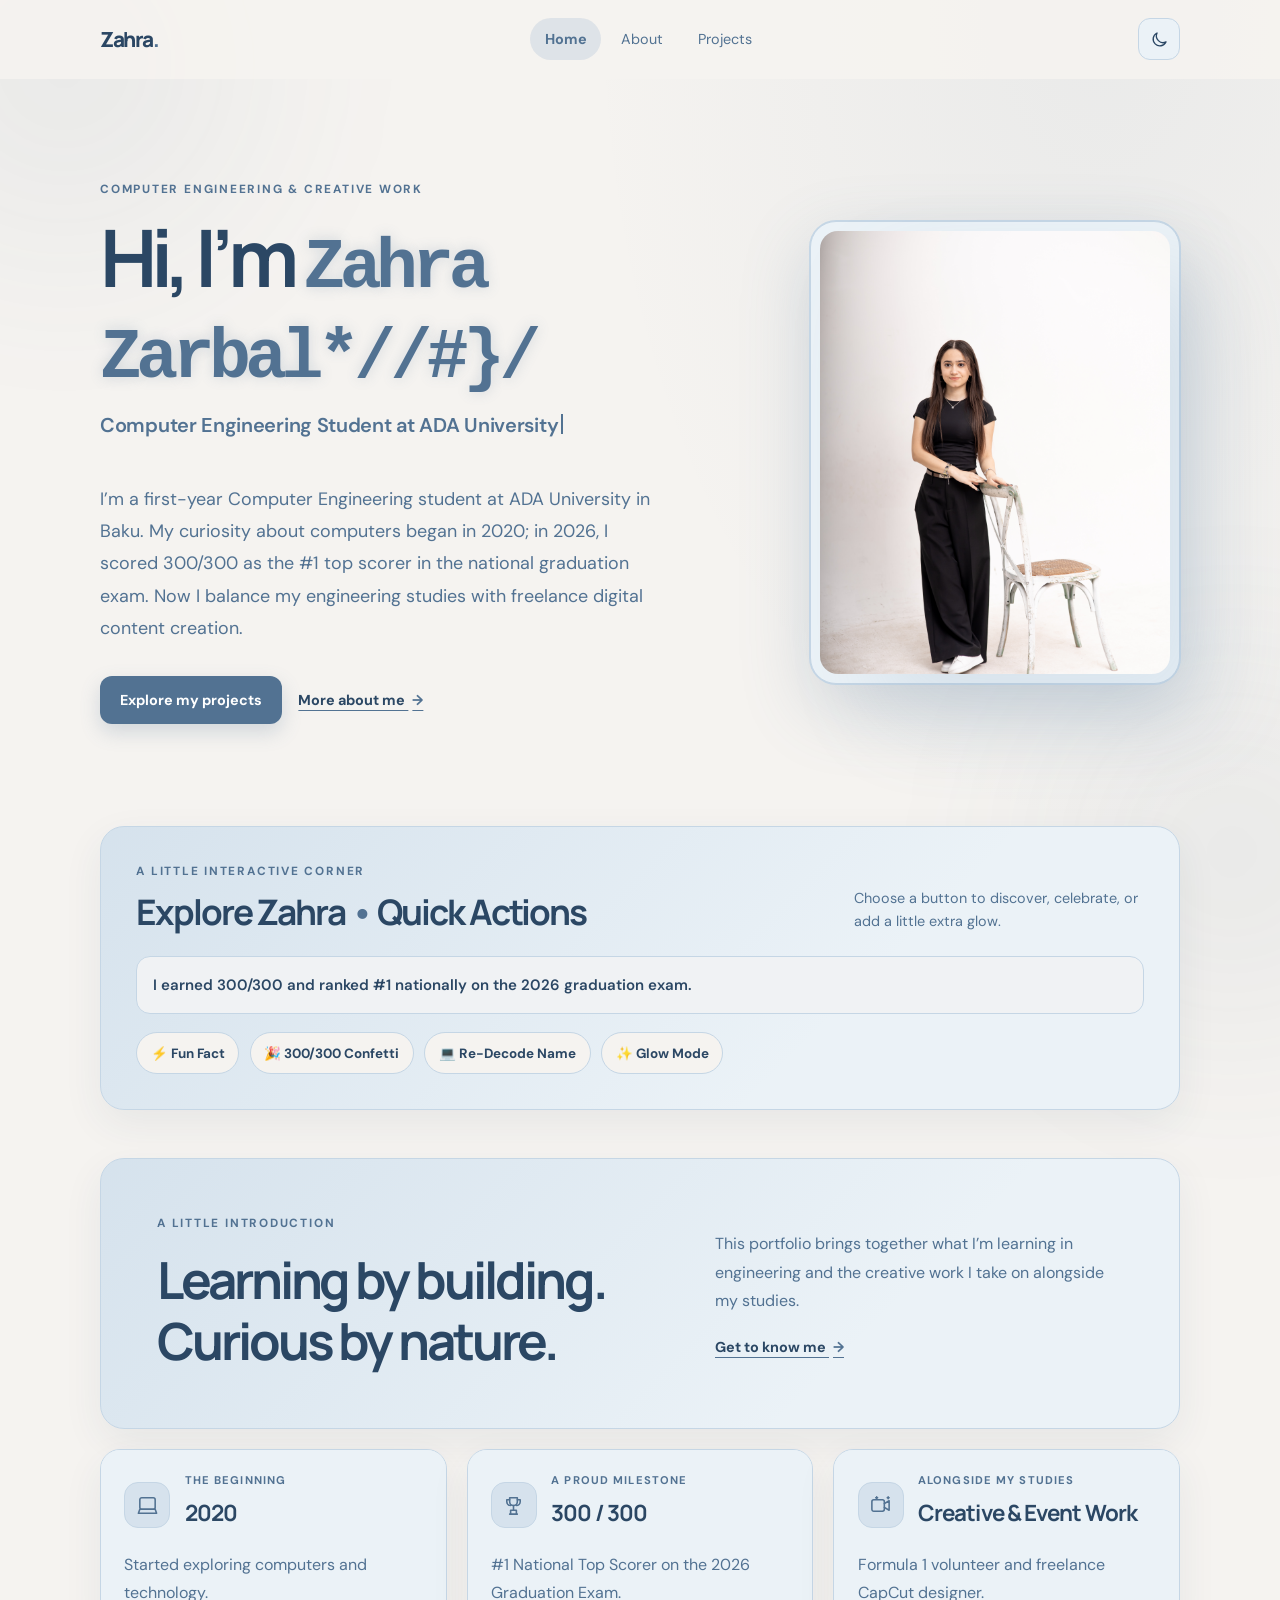
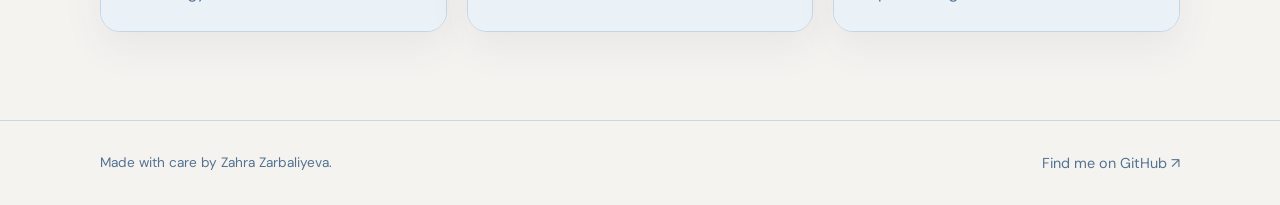
<file: index.html>
<!doctype html>
<html lang="en" data-theme="light">
  <head>
    <meta charset="utf-8">
    <meta name="viewport" content="width=device-width, initial-scale=1">
    <meta name="description" content="The portfolio of Zahra Zarbaliyeva, a Computer Engineering student at ADA University in Baku, Azerbaijan.">
    <title>Zahra Zarbaliyeva | Portfolio</title>
    <link rel="icon" type="image/svg+xml" href="assets/images/favicon.svg">
    <link rel="stylesheet" href="css/style.css">
    <script src="js/main.js" defer></script>
  </head>
  <body>
    <div class="intro-splash" id="portfolio-intro" role="region" aria-label="Portfolio introduction">
      <div class="intro-scene">
        <span class="intro-ripple" aria-hidden="true"></span>
        <svg class="intro-pen" viewBox="0 0 80 80" fill="none" aria-hidden="true">
          <path d="m43 15 22 22-31 31-20 5 5-20 24-38Z" fill="var(--accent-soft)" stroke="currentColor" stroke-width="2.5" stroke-linejoin="round"></path>
          <path d="m37 22 22 22M19 54l14 14m-18 5 5-20" stroke="currentColor" stroke-width="2.5" stroke-linecap="round" stroke-linejoin="round"></path>
          <path d="m49 17 7-7 22 22-7 7" fill="var(--surface)" stroke="currentColor" stroke-width="2.5" stroke-linejoin="round"></path>
        </svg>
        <div class="intro-title">
          <span class="intro-year">2026</span>
          <h2>Portfolio</h2>
        </div>
        <span class="intro-keycap-position keycap-z" aria-hidden="true"><span class="intro-keycap">Z</span></span>
        <span class="intro-keycap-position keycap-code" aria-hidden="true"><span class="intro-keycap">&lt;/&gt;</span></span>
        <span class="intro-keycap-position keycap-score" aria-hidden="true"><span class="intro-keycap">300</span></span>
        <span class="intro-keycap-position keycap-ada" aria-hidden="true"><span class="intro-keycap">ADA</span></span>
      </div>
      <button class="intro-skip" type="button">Skip <span aria-hidden="true">→</span></button>
    </div>
    <div class="cursor-aurora" id="cursor-aurora" aria-hidden="true"></div>
    <header class="site-header" id="top">
      <nav class="navigation container" aria-label="Main navigation">
        <a class="brand" href="index.html">Zahra<span>.</span></a>
        <ul class="nav-links" id="primary-menu">
          <li><a href="index.html" aria-current="page">Home</a></li>
          <li><a href="about.html">About</a></li>
          <li><a href="projects.html">Projects</a></li>
        </ul>
        <div class="nav-controls">
          <button class="theme-toggle" type="button" aria-label="Switch to dark mode" aria-pressed="false" title="Switch to dark mode">
            <svg class="theme-icon theme-icon-sun" viewBox="0 0 24 24" fill="none" aria-hidden="true">
              <circle cx="12" cy="12" r="4"></circle>
              <path d="M12 2v2m0 16v2M4.93 4.93l1.42 1.42m11.3 11.3 1.42 1.42M2 12h2m16 0h2M4.93 19.07l1.42-1.42m11.3-11.3 1.42-1.42"></path>
            </svg>
            <svg class="theme-icon theme-icon-moon" viewBox="0 0 24 24" fill="none" aria-hidden="true">
              <path d="M20.2 15.1A8.5 8.5 0 0 1 8.9 3.8 8.5 8.5 0 1 0 20.2 15.1Z"></path>
            </svg>
          </button>
          <button class="menu-toggle" type="button" aria-expanded="false" aria-controls="primary-menu">
            <span class="sr-only">Toggle navigation</span>
            <span class="menu-icon" aria-hidden="true"></span>
          </button>
        </div>
      </nav>
    </header>

    <main>
      <section class="hero container" data-reveal>
        <div class="hero-content">
          <p class="eyebrow">Computer Engineering &amp; Creative Work</p>
          <h1>Hi, I’m <span class="gradient-text scramble-name">Zahra Zarbaliyeva.</span></h1>
          <p class="hero-subtitle"><span class="typing-role">Computer Engineering Student at ADA University</span><span class="typing-caret" aria-hidden="true"></span></p>
          <p class="hero-copy">I’m a first-year Computer Engineering student at ADA University in Baku. My curiosity about computers began in 2020; in 2026, I scored 300/300 as the #1 top scorer in the national graduation exam. Now I balance my engineering studies with freelance digital content creation.</p>
          <div class="hero-actions">
            <a class="button button-primary" href="projects.html">Explore my projects</a>
            <a class="text-link" href="about.html">More about me <span aria-hidden="true">→</span></a>
          </div>
        </div>
        <figure class="profile-photo" data-reveal>
          <img src="assets/images/profile.jpg" alt="Portrait of Zahra Zarbaliyeva">
        </figure>
      </section>

      <section class="quick-actions-section container" aria-labelledby="quick-actions-title">
        <div class="quick-actions-card" data-reveal>
          <div class="quick-actions-heading">
            <div>
              <p class="eyebrow">A little interactive corner</p>
              <h2 id="quick-actions-title">Explore Zahra <span aria-hidden="true">•</span> Quick Actions</h2>
            </div>
            <p class="quick-actions-prompt">Choose a button to discover, celebrate, or add a little extra glow.</p>
          </div>
          <p class="quick-fact" id="quick-fact" aria-live="polite" aria-atomic="true">I earned 300/300 and ranked #1 nationally on the 2026 graduation exam.</p>
          <div class="quick-action-list" role="group" aria-label="Portfolio quick actions">
            <button class="quick-action-button" id="fun-fact-button" type="button">⚡ Fun Fact</button>
            <button class="quick-action-button" id="confetti-button" type="button">🎉 300/300 Confetti</button>
            <button class="quick-action-button" id="redecode-button" type="button">💻 Re-Decode Name</button>
            <button class="quick-action-button" id="glow-mode-button" type="button" aria-pressed="false">✨ Glow Mode</button>
          </div>
        </div>
      </section>

      <section class="intro-section">
        <div class="container intro-grid" data-reveal>
          <div>
            <p class="eyebrow">A little introduction</p>
            <h2>Learning by building.<br>Curious by nature.</h2>
          </div>
          <div class="intro-copy">
            <p>This portfolio brings together what I’m learning in engineering and the creative work I take on alongside my studies.</p>
            <a class="text-link" href="about.html">Get to know me <span aria-hidden="true">→</span></a>
          </div>
        </div>
        <div class="container project-grid highlight-grid">
          <article class="project-card highlight-card" data-reveal>
            <div class="project-card-content">
              <div class="highlight-card-heading">
                <span class="bento-icon" aria-hidden="true">
                  <svg viewBox="0 0 24 24">
                    <rect x="4" y="4" width="16" height="12" rx="2"></rect>
                    <path d="M2.5 20h19l-1.5-4H4l-1.5 4Z"></path>
                  </svg>
                </span>
                <div>
                  <p class="project-course">The beginning</p>
                  <h2><span data-count-up="2020">2020</span></h2>
                </div>
              </div>
              <p>Started exploring computers and technology.</p>
            </div>
          </article>
          <article class="project-card highlight-card" data-reveal>
            <div class="project-card-content">
              <div class="highlight-card-heading">
                <span class="bento-icon" aria-hidden="true">
                  <svg viewBox="0 0 24 24">
                    <path d="M8 4h8v4a4 4 0 0 1-8 0V4Z"></path>
                    <path d="M8 6H5v2a4 4 0 0 0 4 4m7-6h3v2a4 4 0 0 1-4 4m-3 0v5m-4 4h8m-7-4h6v4H9z"></path>
                  </svg>
                </span>
                <div>
                  <p class="project-course">A proud milestone</p>
                  <h2><span data-count-up="300">300</span> / 300</h2>
                </div>
              </div>
              <p>#1 National Top Scorer on the 2026 Graduation Exam.</p>
            </div>
          </article>
          <article class="project-card highlight-card" data-reveal>
            <div class="project-card-content">
              <div class="highlight-card-heading">
                <span class="bento-icon" aria-hidden="true">
                  <svg viewBox="0 0 24 24">
                    <rect x="3" y="6" width="13" height="12" rx="2"></rect>
                    <path d="m16 10 5-3v10l-5-3M8 3v2m-1-1h2M20 3v2m-1-1h2"></path>
                  </svg>
                </span>
                <div>
                  <p class="project-course">Alongside my studies</p>
                  <h2>Creative &amp; Event Work</h2>
                </div>
              </div>
              <p>Formula 1 volunteer and freelance CapCut designer.</p>
            </div>
          </article>
        </div>
      </section>
    </main>

    <a class="back-to-top" href="#top" aria-label="Back to top" title="Back to top" aria-hidden="true" tabindex="-1">
      <svg viewBox="0 0 24 24" fill="none" aria-hidden="true">
        <path d="M12 19V5m-7 7 7-7 7 7"></path>
      </svg>
    </a>

    <footer class="site-footer">
      <div class="container footer-content">
        <p>Made with care by Zahra Zarbaliyeva.</p>
        <a href="https://github.com/zara200814-ship-it/zara200814-ship-it.github.io" target="_blank" rel="noopener noreferrer">Find me on GitHub <span aria-hidden="true">↗</span></a>
      </div>
    </footer>
  </body>
</html>
</file>
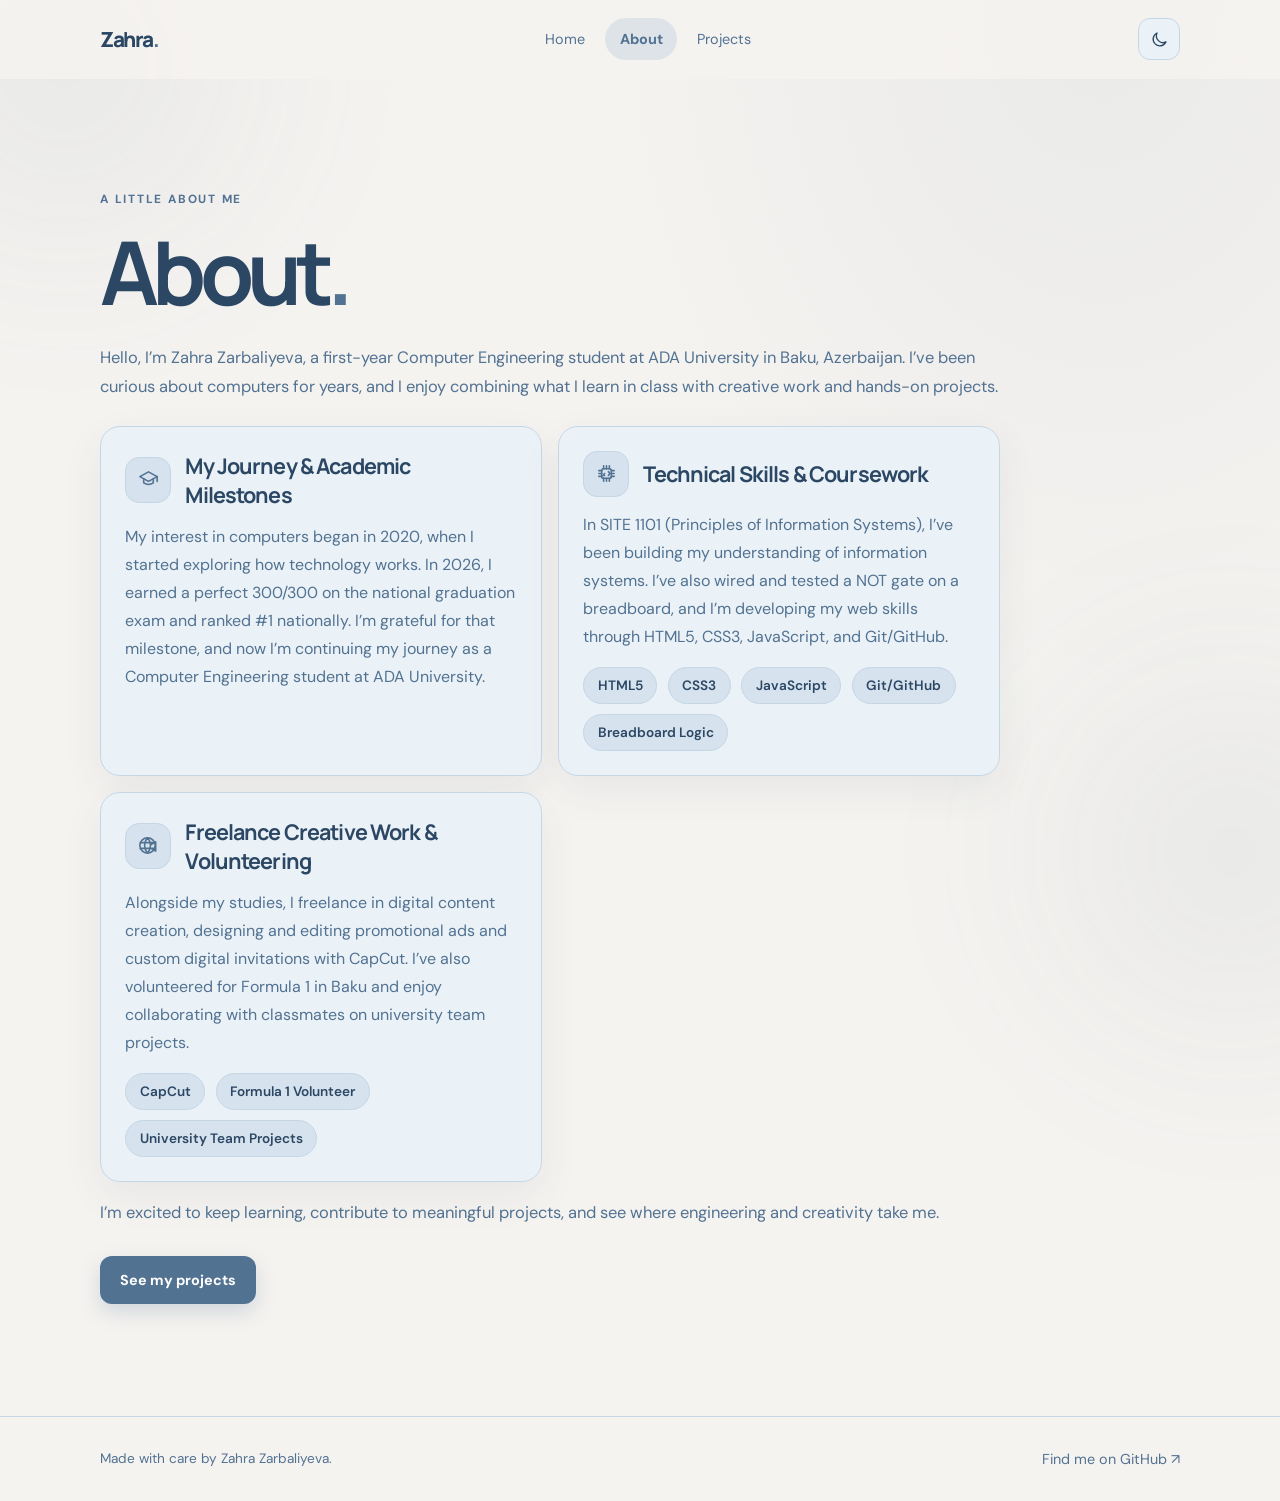
<file: about.html>
<!doctype html>
<html lang="en" data-theme="light">
  <head>
    <meta charset="utf-8">
    <meta name="viewport" content="width=device-width, initial-scale=1">
    <meta name="description" content="Learn about Zahra Zarbaliyeva’s journey in Computer Engineering, academic milestones, creative work, and volunteering.">
    <title>About | Zahra Zarbaliyeva</title>
    <link rel="icon" type="image/svg+xml" href="assets/images/favicon.svg">
    <link rel="stylesheet" href="css/style.css">
    <script src="js/main.js" defer></script>
  </head>
  <body>
    <div class="cursor-aurora" id="cursor-aurora" aria-hidden="true"></div>
    <header class="site-header" id="top">
      <nav class="navigation container" aria-label="Main navigation">
        <a class="brand" href="index.html">Zahra<span>.</span></a>
        <ul class="nav-links" id="primary-menu">
          <li><a href="index.html">Home</a></li>
          <li><a href="about.html" aria-current="page">About</a></li>
          <li><a href="projects.html">Projects</a></li>
        </ul>
        <div class="nav-controls">
          <button class="theme-toggle" type="button" aria-label="Switch to dark mode" aria-pressed="false" title="Switch to dark mode">
            <svg class="theme-icon theme-icon-sun" viewBox="0 0 24 24" fill="none" aria-hidden="true">
              <circle cx="12" cy="12" r="4"></circle>
              <path d="M12 2v2m0 16v2M4.93 4.93l1.42 1.42m11.3 11.3 1.42 1.42M2 12h2m16 0h2M4.93 19.07l1.42-1.42m11.3-11.3 1.42-1.42"></path>
            </svg>
            <svg class="theme-icon theme-icon-moon" viewBox="0 0 24 24" fill="none" aria-hidden="true">
              <path d="M20.2 15.1A8.5 8.5 0 0 1 8.9 3.8 8.5 8.5 0 1 0 20.2 15.1Z"></path>
            </svg>
          </button>
          <button class="menu-toggle" type="button" aria-expanded="false" aria-controls="primary-menu">
            <span class="sr-only">Toggle navigation</span>
            <span class="menu-icon" aria-hidden="true"></span>
          </button>
        </div>
      </nav>
    </header>

    <main class="page-main container">
      <p class="eyebrow">A little about me</p>
      <h1>About<span>.</span></h1>
      <div class="page-copy">
        <p>Hello, I’m Zahra Zarbaliyeva, a first-year Computer Engineering student at ADA University in Baku, Azerbaijan. I’ve been curious about computers for years, and I enjoy combining what I learn in class with creative work and hands-on projects.</p>

        <section class="about-section" aria-labelledby="journey-heading" data-reveal>
          <div class="about-card-heading">
            <span class="bento-icon" aria-hidden="true">
              <svg viewBox="0 0 24 24">
                <path d="m3 9 9-5 9 5-9 5-9-5Z"></path>
                <path d="M7 11.2v4.3c3 2 7 2 10 0v-4.3M21 9v5"></path>
              </svg>
            </span>
            <h2 id="journey-heading">My Journey &amp; Academic Milestones</h2>
          </div>
          <p>My interest in computers began in 2020, when I started exploring how technology works. In 2026, I earned a perfect 300/300 on the national graduation exam and ranked #1 nationally. I’m grateful for that milestone, and now I’m continuing my journey as a Computer Engineering student at ADA University.</p>
        </section>

        <section class="about-section" aria-labelledby="technical-heading" data-reveal>
          <div class="about-card-heading">
            <span class="bento-icon" aria-hidden="true">
              <svg viewBox="0 0 24 24">
                <rect x="7" y="7" width="10" height="10" rx="2"></rect>
                <path d="M4 9h3m-3 3h3m-3 3h3m10-6h3m-3 3h3m-3 3h3M9 4v3m3-3v3m3-3v3m-6 10v3m3-3v3m3-3v3m-5-8-1.5 2L10 14m4-4 1.5 2-1.5 2"></path>
              </svg>
            </span>
            <h2 id="technical-heading">Technical Skills &amp; Coursework</h2>
          </div>
          <p>In SITE 1101 (Principles of Information Systems), I’ve been building my understanding of information systems. I’ve also wired and tested a NOT gate on a breadboard, and I’m developing my web skills through HTML5, CSS3, JavaScript, and Git/GitHub.</p>
          <ul class="skill-list">
            <li>HTML5</li>
            <li>CSS3</li>
            <li>JavaScript</li>
            <li>Git/GitHub</li>
            <li>Breadboard Logic</li>
          </ul>
        </section>

        <section class="about-section" aria-labelledby="creative-heading" data-reveal>
          <div class="about-card-heading">
            <span class="bento-icon" aria-hidden="true">
              <svg viewBox="0 0 24 24">
                <circle cx="11" cy="12" r="8"></circle>
                <path d="M3.5 9h13.8M3.5 15h13.8M11 4a12 12 0 0 1 0 16M11 4a12 12 0 0 0 0 16m3.3-5.3 5.2 3.1V8.2l-5.2 3.1"></path>
              </svg>
            </span>
            <h2 id="creative-heading">Freelance Creative Work &amp; Volunteering</h2>
          </div>
          <p>Alongside my studies, I freelance in digital content creation, designing and editing promotional ads and custom digital invitations with CapCut. I’ve also volunteered for Formula 1 in Baku and enjoy collaborating with classmates on university team projects.</p>
          <ul class="skill-list">
            <li>CapCut</li>
            <li>Formula 1 Volunteer</li>
            <li>University Team Projects</li>
          </ul>
        </section>

        <p>I’m excited to keep learning, contribute to meaningful projects, and see where engineering and creativity take me.</p>
        <a class="button button-primary" href="projects.html">See my projects</a>
      </div>
    </main>

    <a class="back-to-top" href="#top" aria-label="Back to top" title="Back to top" aria-hidden="true" tabindex="-1">
      <svg viewBox="0 0 24 24" fill="none" aria-hidden="true">
        <path d="M12 19V5m-7 7 7-7 7 7"></path>
      </svg>
    </a>

    <footer class="site-footer">
      <div class="container footer-content">
        <p>Made with care by Zahra Zarbaliyeva.</p>
        <a href="https://github.com/zara200814-ship-it/zara200814-ship-it.github.io" target="_blank" rel="noopener noreferrer">Find me on GitHub <span aria-hidden="true">↗</span></a>
      </div>
    </footer>
  </body>
</html>
</file>
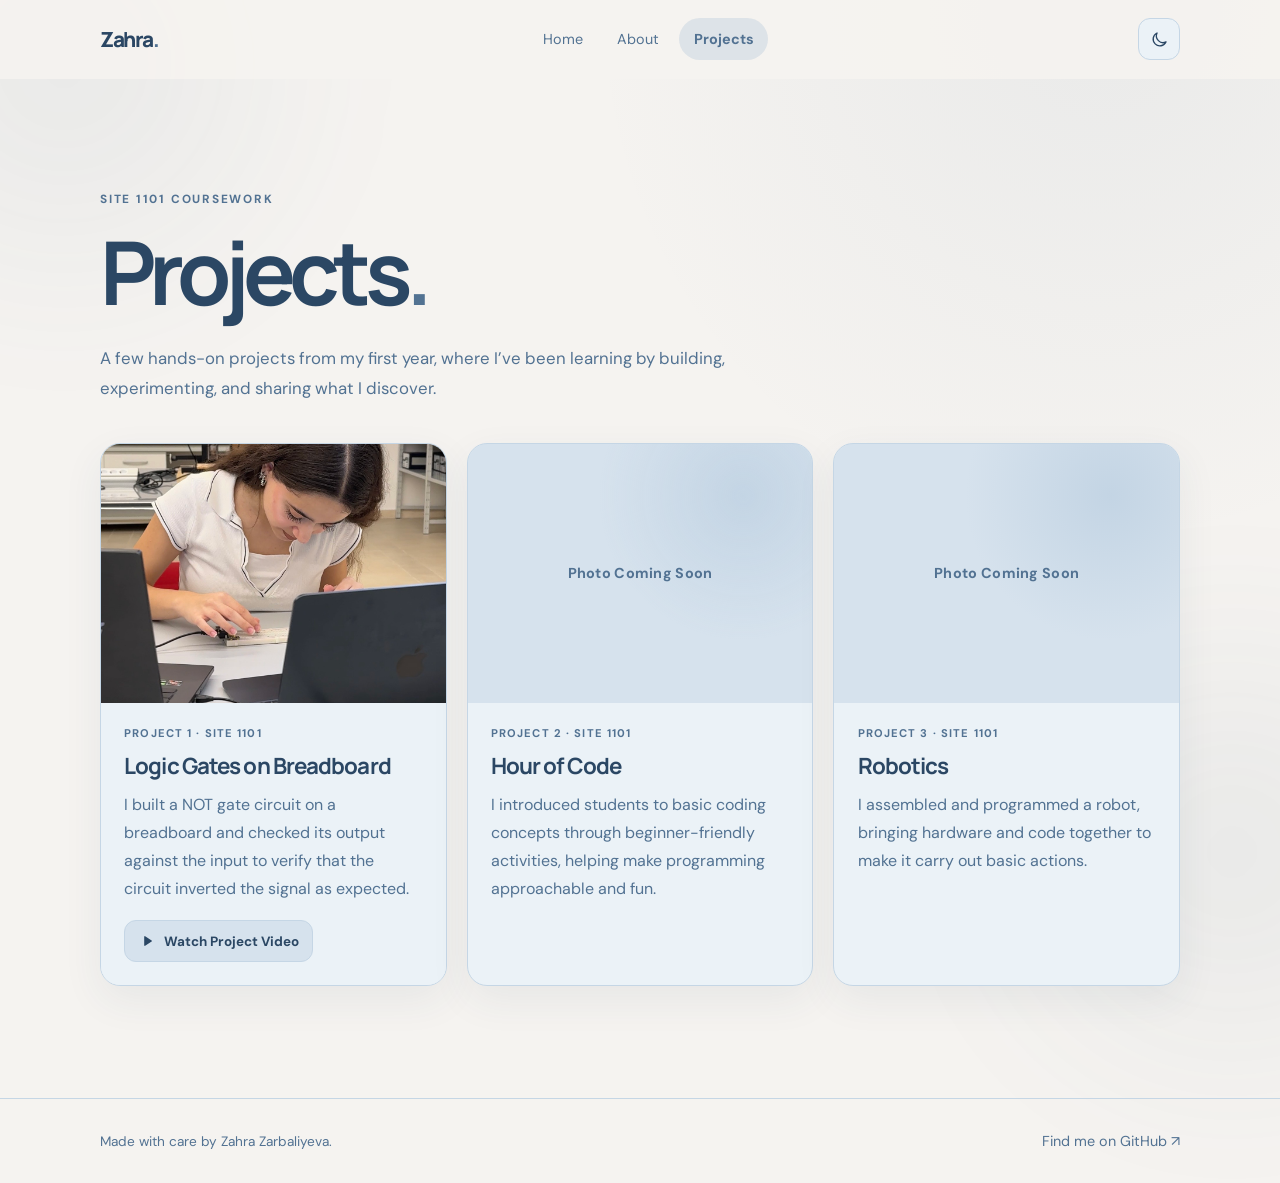
<file: projects.html>
<!doctype html>
<html lang="en" data-theme="light">
  <head>
    <meta charset="utf-8">
    <meta name="viewport" content="width=device-width, initial-scale=1">
    <meta name="description" content="Projects by Zahra Zarbaliyeva.">
    <title>Projects | Zahra Zarbaliyeva</title>
    <link rel="icon" type="image/svg+xml" href="assets/images/favicon.svg">
    <link rel="stylesheet" href="css/style.css">
    <script src="js/main.js" defer></script>
  </head>
  <body>
    <div class="cursor-aurora" id="cursor-aurora" aria-hidden="true"></div>
    <header class="site-header" id="top">
      <nav class="navigation container" aria-label="Main navigation">
        <a class="brand" href="index.html">Zahra<span>.</span></a>
        <ul class="nav-links" id="primary-menu">
          <li><a href="index.html">Home</a></li>
          <li><a href="about.html">About</a></li>
          <li><a href="projects.html" aria-current="page">Projects</a></li>
        </ul>
        <div class="nav-controls">
          <button class="theme-toggle" type="button" aria-label="Switch to dark mode" aria-pressed="false" title="Switch to dark mode">
            <svg class="theme-icon theme-icon-sun" viewBox="0 0 24 24" fill="none" aria-hidden="true">
              <circle cx="12" cy="12" r="4"></circle>
              <path d="M12 2v2m0 16v2M4.93 4.93l1.42 1.42m11.3 11.3 1.42 1.42M2 12h2m16 0h2M4.93 19.07l1.42-1.42m11.3-11.3 1.42-1.42"></path>
            </svg>
            <svg class="theme-icon theme-icon-moon" viewBox="0 0 24 24" fill="none" aria-hidden="true">
              <path d="M20.2 15.1A8.5 8.5 0 0 1 8.9 3.8 8.5 8.5 0 1 0 20.2 15.1Z"></path>
            </svg>
          </button>
          <button class="menu-toggle" type="button" aria-expanded="false" aria-controls="primary-menu">
            <span class="sr-only">Toggle navigation</span>
            <span class="menu-icon" aria-hidden="true"></span>
          </button>
        </div>
      </nav>
    </header>

    <main class="page-main container">
      <p class="eyebrow">SITE 1101 coursework</p>
      <h1>Projects<span>.</span></h1>
      <p class="projects-intro">A few hands-on projects from my first year, where I’ve been learning by building, experimenting, and sharing what I discover.</p>
      <div class="project-grid">
        <article class="project-card" data-reveal>
          <img class="project-image" src="assets/images/project1.jpg" alt="Zahra working with a breadboard circuit">
          <div class="project-card-content">
            <p class="project-course">Project 1 · SITE 1101</p>
            <h2>Logic Gates on Breadboard</h2>
            <p>I built a NOT gate circuit on a breadboard and checked its output against the input to verify that the circuit inverted the signal as expected.</p>
            <a class="project-video-link" href="https://youtu.be/3O9nRnOHBXc?si=xzB87PmRVrtvVoJ7" target="_blank" rel="noopener noreferrer">
              <svg class="play-icon" viewBox="0 0 20 20" aria-hidden="true">
                <path d="M6.5 4.7a.8.8 0 0 1 1.2-.7l8.1 5.3a.8.8 0 0 1 0 1.4l-8.1 5.3a.8.8 0 0 1-1.2-.7V4.7Z"></path>
              </svg>
              <span>Watch Project Video</span>
            </a>
          </div>
        </article>

        <article class="project-card" data-reveal>
          <div class="project-placeholder">Photo Coming Soon</div>
          <div class="project-card-content">
            <p class="project-course">Project 2 · SITE 1101</p>
            <h2>Hour of Code</h2>
            <p>I introduced students to basic coding concepts through beginner-friendly activities, helping make programming approachable and fun.</p>
          </div>
        </article>

        <article class="project-card" data-reveal>
          <div class="project-placeholder">Photo Coming Soon</div>
          <div class="project-card-content">
            <p class="project-course">Project 3 · SITE 1101</p>
            <h2>Robotics</h2>
            <p>I assembled and programmed a robot, bringing hardware and code together to make it carry out basic actions.</p>
          </div>
        </article>
      </div>
    </main>

    <a class="back-to-top" href="#top" aria-label="Back to top" title="Back to top" aria-hidden="true" tabindex="-1">
      <svg viewBox="0 0 24 24" fill="none" aria-hidden="true">
        <path d="M12 19V5m-7 7 7-7 7 7"></path>
      </svg>
    </a>

    <footer class="site-footer">
      <div class="container footer-content">
        <p>Made with care by Zahra Zarbaliyeva.</p>
        <a href="https://github.com/zara200814-ship-it/zara200814-ship-it.github.io" target="_blank" rel="noopener noreferrer">Find me on GitHub <span aria-hidden="true">↗</span></a>
      </div>
    </footer>
  </body>
</html>
</file>
<file: css/style.css>
@import url("https://fonts.googleapis.com/css2?family=DM+Sans:wght@400;500;600;700&family=Manrope:wght@400;500;600;700;800&display=swap");

:root,
html[data-theme="light"] {
  color-scheme: light;
  --paper: #f5f3f0;
  --surface: #ebf2f7;
  --ink: #2b4764;
  --muted: #527292;
  --accent: #527292;
  --accent-hover: #2b4764;
  --accent-foreground: #ffffff;
  --accent-hover-foreground: #ffffff;
  --accent-soft: rgb(145 176 204 / 24%);
  --highlight: #91b0cc;
  --glow-mode-accent: #6688ff;
  --line: #c5d6e5;
  --shadow: 0 14px 40px rgb(43 71 100 / 7%);
  --shadow-hover: 0 22px 48px rgb(43 71 100 / 13%), 0 0 26px var(--glow);
  --glow: rgb(82 114 146 / 22%);
  --serif: "Manrope", "Avenir Next", sans-serif;
  --sans: "DM Sans", "Avenir Next", sans-serif;
  --mono: "SFMono-Regular", Consolas, "Liberation Mono", monospace;
}

html[data-theme="dark"] {
  color-scheme: dark;
  --paper: #182838;
  --surface: #22384e;
  --ink: #f2f6fa;
  --muted: #a7c1d9;
  --accent: #91b0cc;
  --accent-hover: #bcd3e6;
  --accent-foreground: #182838;
  --accent-hover-foreground: #182838;
  --accent-soft: rgb(55 86 117 / 42%);
  --highlight: #bcd3e6;
  --line: #375675;
  --shadow: 0 14px 40px rgb(0 0 0 / 18%);
  --shadow-hover: 0 22px 48px rgb(0 0 0 / 30%), 0 0 26px var(--glow);
  --glow: rgb(145 176 204 / 24%);
}

* {
  box-sizing: border-box;
}

html {
  scroll-padding-top: 100px;
}

html.intro-active,
html.intro-active body {
  overflow: hidden;
}

body {
  display: flex;
  min-width: 320px;
  min-height: 100vh;
  flex-direction: column;
  margin: 0;
  background:
    radial-gradient(ellipse at 86% 0%, rgb(82 114 146 / 7%), transparent 32rem),
    var(--paper);
  color: var(--ink);
  font-family: var(--sans);
  -webkit-font-smoothing: antialiased;
  transition: background-color 220ms ease, color 220ms ease;
}

body::before,
body::after {
  position: fixed;
  z-index: 0;
  width: min(38rem, 90vw);
  aspect-ratio: 1;
  border-radius: 50%;
  content: "";
  filter: blur(72px);
  opacity: 0.38;
  pointer-events: none;
  animation: ambient-drift 26s ease-in-out infinite alternate;
  will-change: transform;
}

body::before {
  top: -15rem;
  left: -15rem;
  background: radial-gradient(circle, var(--glow) 0%, transparent 70%);
}

body::after {
  right: -16rem;
  bottom: -16rem;
  background: radial-gradient(circle, color-mix(in srgb, var(--accent) 22%, transparent) 0%, transparent 70%);
  animation-delay: -13s;
  animation-duration: 32s;
}

body > * {
  position: relative;
  z-index: 1;
}

.cursor-aurora {
  position: fixed;
  z-index: 0;
  inset: 0;
  overflow: hidden;
  opacity: 0;
  pointer-events: none;
  transition: opacity 700ms ease;
}

.cursor-aurora.is-active {
  opacity: 1;
}

.cursor-aurora::before,
.cursor-aurora::after {
  position: absolute;
  top: 0;
  left: 0;
  width: min(36rem, 88vw);
  aspect-ratio: 1;
  border-radius: 50%;
  content: "";
  filter: blur(74px);
  transform: translate3d(calc(var(--aurora-x, 50vw) - 50%), calc(var(--aurora-y, 50vh) - 50%), 0);
  will-change: transform;
}

.cursor-aurora::before {
  background: radial-gradient(circle, color-mix(in srgb, var(--accent) 22%, transparent), transparent 70%);
  opacity: 0.46;
}

.cursor-aurora::after {
  width: min(27rem, 72vw);
  background: radial-gradient(circle, color-mix(in srgb, var(--highlight) 24%, transparent), transparent 72%);
  filter: blur(92px);
  opacity: 0.4;
  transform: translate3d(calc(var(--aurora-trail-x, 50vw) - 50%), calc(var(--aurora-trail-y, 50vh) - 50%), 0);
}

.intro-splash {
  position: fixed;
  z-index: 1000;
  inset: 0;
  display: grid;
  overflow: hidden;
  place-items: center;
  background:
    radial-gradient(circle at center, var(--accent-soft), transparent 38%),
    var(--paper);
  color: var(--ink);
  animation: splash-exit 2.8s linear both;
}

.intro-splash[hidden] {
  display: none;
}

.intro-splash.is-skipped {
  animation: none;
  opacity: 0;
  pointer-events: none;
  transform: translateY(-16px);
  transition: opacity 220ms ease, transform 220ms ease;
}

.intro-scene {
  position: relative;
  width: min(100vw, 760px);
  height: min(72vh, 560px);
  min-height: 340px;
}

.intro-ripple {
  position: absolute;
  top: 50%;
  left: 50%;
  width: 54px;
  aspect-ratio: 1;
  border: 1px solid var(--accent);
  border-radius: 50%;
  opacity: 0;
  transform: translate(-50%, -50%) scale(0.2);
  animation: intro-ripple 620ms ease-out 620ms both;
}

.intro-pen {
  position: absolute;
  z-index: 2;
  top: 50%;
  left: 50%;
  width: clamp(58px, 9vw, 82px);
  color: var(--accent);
  filter: drop-shadow(0 8px 18px var(--glow));
  transform: translate(-50%, -50%);
  animation: intro-pen-glide 800ms cubic-bezier(0.2, 0.75, 0.25, 1) both;
}

.intro-title {
  position: absolute;
  z-index: 1;
  top: 50%;
  left: 50%;
  text-align: center;
  transform: translate(-50%, -50%);
}

.intro-title h2 {
  margin: 0;
  color: var(--ink);
  font-family: var(--serif);
  font-size: clamp(3.2rem, 9vw, 6.4rem);
  font-weight: 800;
  letter-spacing: -0.085em;
  line-height: 1;
  opacity: 0;
  animation: intro-title-burst 900ms cubic-bezier(0.18, 1.32, 0.4, 1) 800ms both;
}

.intro-year {
  position: absolute;
  bottom: calc(100% + 0.55rem);
  left: 50%;
  color: var(--accent);
  font-family: var(--mono);
  font-size: clamp(0.85rem, 2vw, 1.05rem);
  font-weight: 700;
  letter-spacing: 0.34em;
  opacity: 0;
  transform: translateX(-50%);
  white-space: nowrap;
  animation: intro-year-type 500ms steps(4, end) 1.8s both;
}

.intro-keycap-position {
  position: absolute;
  z-index: 2;
  opacity: 0;
  animation: intro-keycap-pop 680ms cubic-bezier(0.18, 1.35, 0.4, 1) var(--pop-delay) both;
}

.keycap-z {
  top: 25%;
  left: 19%;
  --cap-angle: -10deg;
  --burst-x: 58px;
  --burst-y: 42px;
  --pop-delay: 820ms;
}

.keycap-code {
  top: 26%;
  right: 18%;
  --cap-angle: 11deg;
  --burst-x: -58px;
  --burst-y: 42px;
  --pop-delay: 900ms;
}

.keycap-score {
  bottom: 23%;
  left: 20%;
  --cap-angle: 8deg;
  --burst-x: 58px;
  --burst-y: -42px;
  --pop-delay: 980ms;
}

.keycap-ada {
  right: 19%;
  bottom: 24%;
  --cap-angle: -9deg;
  --burst-x: -58px;
  --burst-y: -42px;
  --pop-delay: 1060ms;
}

.intro-keycap {
  position: relative;
  display: grid;
  width: 82px;
  height: 66px;
  place-items: center;
  border: 1px solid var(--line);
  border-radius: 14px;
  background: linear-gradient(145deg, var(--paper), var(--surface));
  box-shadow: 0 6px 0 color-mix(in srgb, var(--accent) 25%, var(--surface)), 0 14px 28px var(--glow);
  color: var(--accent);
  font-family: var(--mono);
  font-size: 1rem;
  font-weight: 800;
  animation: intro-keycap-float 1.45s ease-in-out calc(var(--pop-delay) + 680ms) infinite alternate;
}

.intro-keycap::before {
  position: absolute;
  top: 7px;
  right: 9px;
  left: 9px;
  height: 3px;
  border-radius: 999px;
  background: var(--accent);
  content: "";
  opacity: 0.26;
}

.intro-skip {
  position: absolute;
  right: clamp(1rem, 3vw, 2.5rem);
  bottom: clamp(1rem, 3vh, 2rem);
  display: inline-flex;
  min-height: 38px;
  align-items: center;
  gap: 0.4rem;
  padding: 0.45rem 0.75rem;
  border: 1px solid var(--line);
  border-radius: 999px;
  background: color-mix(in srgb, var(--surface) 72%, transparent);
  color: var(--muted);
  cursor: pointer;
  font-size: 0.78rem;
  transition: border-color 180ms ease, color 180ms ease, background-color 180ms ease;
}

.intro-skip:hover {
  border-color: var(--accent);
  background: var(--surface);
  color: var(--accent);
}

.intro-skip span {
  color: var(--accent);
}

html[data-theme="dark"] body {
  background:
    radial-gradient(ellipse at 86% 0%, rgb(145 176 204 / 9%), transparent 34rem),
    var(--paper);
}

a {
  color: inherit;
}

a:focus-visible,
button:focus-visible {
  outline: 3px solid var(--accent);
  outline-offset: 4px;
}

button {
  color: inherit;
  font: inherit;
}

.container {
  width: min(100% - 3rem, 1080px);
  margin-inline: auto;
}

.site-header {
  position: sticky;
  z-index: 20;
  top: 0;
  border-bottom: 1px solid transparent;
  background: color-mix(in srgb, var(--paper) 90%, transparent);
  transition: background-color 200ms ease, border-color 200ms ease, box-shadow 200ms ease;
}

.site-header.is-scrolled {
  border-bottom-color: var(--line);
  background: color-mix(in srgb, var(--paper) 78%, transparent);
  box-shadow: 0 6px 24px rgb(43 71 100 / 6%);
  -webkit-backdrop-filter: blur(16px);
  backdrop-filter: blur(16px);
}

html[data-theme="dark"] .site-header.is-scrolled {
  box-shadow: 0 6px 24px rgb(0 0 0 / 18%);
}

.navigation {
  display: grid;
  min-height: 78px;
  grid-template-columns: auto 1fr auto;
  gap: 1rem;
  align-items: center;
}

.brand {
  font-family: var(--serif);
  font-size: 1.3rem;
  font-weight: 800;
  letter-spacing: -0.07em;
  text-decoration: none;
}

.brand span,
h1 .heading-dot,
h1 > span:not(.gradient-text) {
  color: var(--accent);
}

.nav-links {
  display: flex;
  gap: 0.35rem;
  align-items: center;
  justify-content: center;
  margin: 0;
  padding: 0;
  list-style: none;
}

.nav-links a {
  display: inline-flex;
  min-height: 42px;
  align-items: center;
  padding: 0.55rem 0.9rem;
  border-radius: 999px;
  color: var(--muted);
  font-size: 0.9rem;
  text-decoration: none;
  transition: background-color 180ms ease, color 180ms ease;
}

.nav-links a:hover {
  background: var(--accent-soft);
  color: var(--ink);
}

.nav-links a[aria-current="page"] {
  background: var(--accent-soft);
  color: var(--accent);
  font-weight: 700;
}

.nav-controls {
  display: flex;
  align-items: center;
  gap: 0.6rem;
}

.theme-toggle,
.menu-toggle {
  display: grid;
  width: 42px;
  height: 42px;
  flex: 0 0 auto;
  place-items: center;
  border: 1px solid var(--line);
  border-radius: 12px;
  background: var(--surface);
  cursor: pointer;
  transition: border-color 180ms ease, background-color 180ms ease, color 180ms ease, transform 180ms ease;
}

.theme-toggle:hover,
.menu-toggle:hover {
  transform: translateY(-2px);
  border-color: var(--accent);
  color: var(--accent);
}

.theme-icon {
  width: 19px;
  height: 19px;
  stroke: currentColor;
  stroke-linecap: round;
  stroke-linejoin: round;
  stroke-width: 1.7;
}

.theme-icon-sun {
  display: none;
}

.theme-icon-moon {
  display: block;
}

html[data-theme="dark"] .theme-icon-sun {
  display: block;
}

html[data-theme="dark"] .theme-icon-moon {
  display: none;
}

.menu-toggle {
  display: none;
}

.menu-icon,
.menu-icon::before,
.menu-icon::after {
  display: block;
  width: 18px;
  height: 2px;
  border-radius: 999px;
  background: currentColor;
}

.menu-icon {
  position: relative;
}

.menu-icon::before,
.menu-icon::after {
  position: absolute;
  left: 0;
  content: "";
  transition: top 180ms ease, transform 180ms ease;
}

.menu-icon::before {
  top: -6px;
}

.menu-icon::after {
  top: 6px;
}

.menu-toggle[aria-expanded="true"] .menu-icon {
  background: transparent;
}

.menu-toggle[aria-expanded="true"] .menu-icon::before {
  top: 0;
  transform: rotate(45deg);
}

.menu-toggle[aria-expanded="true"] .menu-icon::after {
  top: 0;
  transform: rotate(-45deg);
}

.eyebrow {
  margin: 0 0 1.1rem;
  color: var(--accent);
  font-size: 0.74rem;
  font-weight: 700;
  letter-spacing: 0.15em;
  text-transform: uppercase;
}

h1,
h2,
p {
  margin-top: 0;
}

h1,
h2 {
  font-family: var(--serif);
}

.hero {
  display: grid;
  min-height: min(740px, calc(100svh - 78px));
  grid-template-columns: minmax(0, 1.15fr) minmax(260px, 0.85fr);
  gap: clamp(2.5rem, 8vw, 7rem);
  align-items: center;
  padding-block: clamp(4rem, 8vw, 7rem);
}

.hero-content {
  max-width: 650px;
}

.hero h1,
.page-main h1 {
  margin-bottom: 1.2rem;
  font-size: clamp(3.2rem, 6.2vw, 5.4rem);
  font-weight: 700;
  letter-spacing: -0.075em;
  line-height: 1.05;
}

.gradient-text {
  background: linear-gradient(105deg, var(--accent) 5%, var(--highlight) 100%);
  background-clip: text;
  -webkit-text-fill-color: transparent;
}

.scramble-name {
  transition: letter-spacing 180ms ease, text-shadow 180ms ease;
}

.scramble-name.is-scrambling {
  background: none;
  color: var(--accent);
  font-family: var(--mono);
  font-size: 0.88em;
  letter-spacing: -0.08em;
  text-shadow: 0 0 14px var(--glow);
  -webkit-text-fill-color: var(--accent);
}

.hero-subtitle {
  min-height: 2.8em;
  max-width: 580px;
  margin: -0.25rem 0 1rem;
  color: var(--accent);
  font-size: clamp(1.05rem, 2vw, 1.25rem);
  font-weight: 600;
  letter-spacing: -0.015em;
  line-height: 1.45;
}

.typing-caret {
  display: inline-block;
  width: 2px;
  height: 1em;
  margin-left: 0.15em;
  vertical-align: -0.12em;
  background: var(--accent);
  animation: caret-blink 900ms step-end infinite;
}

@keyframes caret-blink {
  50% {
    opacity: 0;
  }
}

@keyframes ambient-drift {
  to {
    transform: translate3d(8vw, 5vh, 0) scale(1.08);
  }
}

@keyframes quick-fact-change {
  from {
    opacity: 0;
    transform: translateY(7px);
  }

  to {
    opacity: 1;
    transform: translateY(0);
  }
}

@keyframes confetti-flight {
  0% {
    opacity: 0;
    transform: translate3d(0, 0, 0) rotate(0) scale(0.45);
  }

  12% {
    opacity: 0.95;
  }

  100% {
    opacity: 0;
    transform: translate3d(var(--confetti-dx), var(--confetti-dy), 0) rotate(var(--confetti-spin)) scale(0.72);
  }
}

@keyframes splash-exit {
  0%,
  82.14% {
    opacity: 1;
    transform: translateY(0);
    visibility: visible;
  }

  100% {
    opacity: 0;
    transform: translateY(-18px);
    visibility: hidden;
  }
}

@keyframes intro-pen-glide {
  0% {
    opacity: 0;
    transform: translate(-48vw, 34vh) rotate(-42deg) scale(0.7);
  }

  12% {
    opacity: 1;
  }

  78% {
    opacity: 1;
    transform: translate(-50%, -50%) rotate(0) scale(1);
  }

  88% {
    opacity: 1;
    transform: translate(calc(-50% + 3px), calc(-50% - 2px)) rotate(0) scale(0.92);
  }

  100% {
    opacity: 0;
    transform: translate(calc(-50% + 3px), calc(-50% - 2px)) rotate(0) scale(0.85);
  }
}

@keyframes intro-ripple {
  15% {
    opacity: 0.6;
  }

  100% {
    opacity: 0;
    transform: translate(-50%, -50%) scale(3.2);
  }
}

@keyframes intro-title-burst {
  0% {
    opacity: 0;
    transform: scale(0.28);
  }

  62% {
    opacity: 1;
    transform: scale(1.08);
  }

  80% {
    transform: scale(0.97);
  }

  100% {
    opacity: 1;
    transform: scale(1);
  }
}

@keyframes intro-year-type {
  0% {
    clip-path: inset(0 100% 0 0);
    opacity: 1;
  }

  100% {
    clip-path: inset(0);
    opacity: 1;
  }
}

@keyframes intro-keycap-pop {
  0% {
    opacity: 0;
    transform: translate(var(--burst-x), var(--burst-y)) scale(0.22) rotate(calc(var(--cap-angle) - 22deg));
  }

  68% {
    opacity: 1;
    transform: translate(0, 0) scale(1.1) rotate(calc(var(--cap-angle) + 4deg));
  }

  100% {
    opacity: 1;
    transform: translate(0, 0) scale(1) rotate(var(--cap-angle));
  }
}

@keyframes intro-keycap-float {
  from {
    transform: translateY(0) rotate(var(--cap-angle));
  }

  to {
    transform: translateY(-6px) rotate(var(--cap-angle));
  }
}

.hero-copy,
.intro-copy p,
.page-copy p,
.projects-intro {
  color: var(--muted);
  line-height: 1.8;
}

.hero-copy {
  max-width: 550px;
  margin-bottom: 2rem;
  font-size: clamp(1rem, 1.7vw, 1.12rem);
}

.hero-actions {
  display: flex;
  flex-wrap: wrap;
  gap: 1rem;
  align-items: center;
}

.button {
  display: inline-flex;
  min-height: 48px;
  align-items: center;
  justify-content: center;
  padding: 0.8rem 1.2rem;
  border: 1px solid transparent;
  border-radius: 12px;
  font-size: 0.9rem;
  font-weight: 700;
  text-decoration: none;
  transition: background-color 180ms ease, color 180ms ease, box-shadow 180ms ease, transform 180ms ease;
}

.button-primary {
  background: var(--accent);
  color: var(--accent-foreground);
  box-shadow: 0 8px 20px var(--glow);
}

.button-primary:hover {
  background: var(--accent-hover);
  color: var(--accent-hover-foreground);
  box-shadow: 0 12px 26px var(--glow);
  transform: translateY(-2px);
}

.text-link {
  color: var(--ink);
  font-size: 0.9rem;
  font-weight: 700;
  text-decoration-color: var(--accent);
  text-underline-offset: 5px;
  transition: color 180ms ease;
}

.text-link:hover {
  color: var(--accent);
}

.text-link span,
.footer-content a span {
  margin-left: 0.25rem;
  color: var(--accent);
}

.profile-photo {
  position: relative;
  isolation: isolate;
  width: min(100%, 370px);
  aspect-ratio: 4 / 5;
  justify-self: end;
  margin: 0;
  padding: 9px;
  border: 1px solid var(--line);
  border-radius: 26px;
  background: var(--surface);
  box-shadow: 0 0 0 1px var(--line), 0 24px 70px var(--glow);
}

.profile-photo::before {
  position: absolute;
  z-index: -1;
  inset: 12% -8% -7% 18%;
  border-radius: inherit;
  background: linear-gradient(135deg, var(--accent), var(--highlight));
  content: "";
  filter: blur(45px);
  opacity: 0.18;
}

.profile-photo img {
  display: block;
  width: 100%;
  height: 100%;
  border-radius: 18px;
  object-fit: cover;
  object-position: center 45%;
}

.intro-section {
  padding-block: 0.5rem 5.5rem;
}

.quick-actions-section {
  padding-block: 0 2.5rem;
}

.quick-actions-card {
  position: relative;
  isolation: isolate;
  overflow: hidden;
  padding: clamp(1.35rem, 3.5vw, 2.2rem);
  border: 1px solid var(--line);
  border-radius: 24px;
  background:
    linear-gradient(135deg, var(--accent-soft), transparent 68%),
    var(--surface);
  box-shadow: var(--shadow);
  transition: transform 220ms ease, box-shadow 220ms ease, border-color 220ms ease;
}

.quick-actions-card:hover {
  border-color: color-mix(in srgb, var(--accent) 40%, var(--line));
  box-shadow: var(--shadow-hover);
  transform: translateY(-4px);
}

.quick-actions-heading {
  display: flex;
  align-items: flex-end;
  justify-content: space-between;
  gap: 1.5rem;
}

.quick-actions-heading .eyebrow {
  margin-bottom: 0.5rem;
}

.quick-actions-heading h2 {
  margin-bottom: 0;
  font-size: clamp(1.55rem, 3.7vw, 2.2rem);
  letter-spacing: -0.06em;
}

.quick-actions-heading h2 span {
  color: var(--accent);
}

.quick-actions-prompt {
  max-width: 290px;
  margin: 0 0 0.15rem;
  color: var(--muted);
  font-size: 0.9rem;
  line-height: 1.6;
}

.quick-fact {
  display: flex;
  min-height: 58px;
  align-items: center;
  margin: 1.3rem 0 1.1rem;
  padding: 0.9rem 1rem;
  border: 1px solid var(--line);
  border-radius: 14px;
  background: color-mix(in srgb, var(--paper) 48%, var(--surface));
  color: var(--ink);
  font-size: 0.94rem;
  font-weight: 600;
  line-height: 1.6;
}

.quick-fact.is-changing {
  animation: quick-fact-change 320ms ease both;
}

.quick-action-list {
  display: flex;
  flex-wrap: wrap;
  gap: 0.65rem;
}

.quick-action-button {
  display: inline-flex;
  min-height: 42px;
  align-items: center;
  justify-content: center;
  gap: 0.45rem;
  padding: 0.55rem 0.85rem;
  border: 1px solid var(--line);
  border-radius: 999px;
  background: var(--paper);
  color: var(--ink);
  cursor: pointer;
  font-size: 0.84rem;
  font-weight: 700;
  transition: background-color 180ms ease, border-color 180ms ease, box-shadow 180ms ease, color 180ms ease, transform 180ms ease;
}

.quick-action-button:hover,
.quick-action-button[aria-pressed="true"] {
  transform: translateY(-2px);
  border-color: var(--accent);
  background: var(--accent-soft);
  box-shadow: 0 8px 18px var(--glow);
  color: var(--accent);
}

.confetti-piece {
  position: fixed;
  z-index: 30;
  top: var(--confetti-y);
  left: var(--confetti-x);
  width: var(--confetti-size);
  height: calc(var(--confetti-size) * 1.65);
  border-radius: 2px;
  background: var(--confetti-color);
  opacity: 0;
  pointer-events: none;
  animation: confetti-flight 1450ms cubic-bezier(0.18, 0.6, 0.3, 1) var(--confetti-delay) both;
  will-change: transform, opacity;
}

.highlight-grid {
  margin-top: 1.25rem;
}

.highlight-card {
  display: flex;
  min-height: 180px;
}

.highlight-card .project-card-content {
  display: flex;
  flex: 1;
  flex-direction: column;
  justify-content: center;
}

.highlight-card h2 {
  font-size: clamp(1.45rem, 2.4vw, 2rem);
}

.highlight-card-heading,
.about-card-heading {
  display: flex;
  align-items: flex-start;
  gap: 0.9rem;
}

.highlight-card-heading {
  align-items: center;
  margin-bottom: 0.85rem;
}

.highlight-card-heading h2 {
  margin-bottom: 0;
}

.bento-icon {
  display: grid;
  width: 46px;
  height: 46px;
  flex: 0 0 auto;
  place-items: center;
  border: 1px solid var(--line);
  border-radius: 14px;
  background: var(--accent-soft);
  color: var(--accent);
}

.bento-icon svg {
  width: 23px;
  height: 23px;
  fill: none;
  stroke: currentColor;
  stroke-linecap: round;
  stroke-linejoin: round;
  stroke-width: 1.65;
}

.intro-grid {
  position: relative;
  isolation: isolate;
  overflow: hidden;
  display: grid;
  grid-template-columns: 1fr 0.8fr;
  gap: 3rem;
  align-items: center;
  padding: clamp(2rem, 5vw, 3.5rem);
  border: 1px solid var(--line);
  border-radius: 24px;
  background:
    linear-gradient(135deg, var(--accent-soft), transparent 70%),
    var(--surface);
  box-shadow: var(--shadow);
  transition: transform 220ms ease, box-shadow 220ms ease, border-color 220ms ease;
}

.intro-grid:hover {
  border-color: color-mix(in srgb, var(--accent) 40%, var(--line));
  box-shadow: var(--shadow-hover);
  transform: translateY(-5px);
}

.intro-grid h2 {
  margin-bottom: 0;
  font-size: clamp(2rem, 4vw, 3.2rem);
  font-weight: 700;
  letter-spacing: -0.06em;
  line-height: 1.2;
}

.intro-copy p {
  margin-bottom: 1.25rem;
}

.site-footer {
  margin-top: auto;
  border-top: 1px solid var(--line);
}

.footer-content {
  display: flex;
  min-height: 84px;
  flex-wrap: wrap;
  gap: 1rem;
  align-items: center;
  justify-content: space-between;
}

.footer-content p {
  margin: 0;
  color: var(--muted);
  font-size: 0.85rem;
}

.footer-content a {
  display: inline-flex;
  align-items: center;
  color: var(--muted);
  font-size: 0.9rem;
  text-decoration: none;
  transition: color 180ms ease, transform 180ms ease;
}

.footer-content a span {
  display: inline-block;
  transition: transform 180ms ease;
}

.footer-content a:hover {
  color: var(--ink);
  transform: translateY(-1px);
}

.footer-content a:hover span {
  transform: translate(2px, -2px);
}

.back-to-top {
  position: fixed;
  z-index: 18;
  right: 1.5rem;
  bottom: 1.5rem;
  display: grid;
  width: 48px;
  height: 48px;
  place-items: center;
  border: 1px solid var(--line);
  border-radius: 15px;
  background: var(--surface);
  color: var(--accent);
  box-shadow: var(--shadow);
  opacity: 0;
  pointer-events: none;
  text-decoration: none;
  transform: translateY(12px);
  transition: background-color 200ms ease, border-color 200ms ease, box-shadow 200ms ease, color 200ms ease, opacity 200ms ease, transform 200ms ease, visibility 200ms ease;
  visibility: hidden;
}

.back-to-top svg {
  width: 21px;
  height: 21px;
  stroke: currentColor;
  stroke-linecap: round;
  stroke-linejoin: round;
  stroke-width: 1.8;
}

.back-to-top.is-visible {
  opacity: 1;
  pointer-events: auto;
  transform: translateY(0);
  visibility: visible;
}

.back-to-top.is-visible:hover {
  border-color: var(--accent);
  background: var(--accent);
  box-shadow: 0 12px 28px var(--glow);
  color: var(--accent-foreground);
  transform: translateY(-3px);
}

.page-main {
  flex: 1;
  padding-block: clamp(4.5rem, 9vw, 7rem);
}

.page-main h1 {
  margin-bottom: 1.6rem;
  font-size: clamp(3.2rem, 7vw, 5.5rem);
}

.page-copy {
  display: grid;
  max-width: 900px;
  grid-template-columns: repeat(2, minmax(0, 1fr));
  gap: 1rem;
}

.page-copy > p:first-child,
.page-copy > p:last-of-type,
.page-copy > .button {
  grid-column: 1 / -1;
}

.page-copy > p {
  margin-bottom: 0.5rem;
  font-size: 1.03rem;
}

.page-copy .button {
  justify-self: start;
  margin-top: 0.25rem;
}

.about-section {
  position: relative;
  isolation: isolate;
  overflow: hidden;
  min-height: 100%;
  margin: 0;
  padding: 1.5rem;
  border: 1px solid var(--line);
  border-radius: 20px;
  background: var(--surface);
  box-shadow: var(--shadow);
  transition: transform 220ms ease, box-shadow 220ms ease, border-color 220ms ease;
}

.about-section:hover {
  border-color: color-mix(in srgb, var(--accent) 40%, var(--line));
  box-shadow: var(--shadow-hover);
  transform: translateY(-5px);
}

.about-section h2 {
  margin-bottom: 0.75rem;
  font-size: 1.35rem;
  letter-spacing: -0.04em;
}

.about-card-heading {
  align-items: center;
  margin-bottom: 0.9rem;
}

.about-card-heading h2 {
  margin-bottom: 0;
}

.about-section p {
  margin-bottom: 0.75rem;
  color: var(--muted);
  line-height: 1.75;
}

.detail-list {
  margin: 0;
  padding-left: 1.2rem;
  color: var(--muted);
  line-height: 1.8;
}

.skill-list {
  display: flex;
  flex-wrap: wrap;
  gap: 0.65rem;
  margin: 1rem 0 0;
  padding: 0;
  list-style: none;
}

.skill-list li {
  padding: 0.55rem 0.85rem;
  border: 1px solid var(--line);
  border-radius: 999px;
  background: var(--accent-soft);
  color: var(--ink);
  font-size: 0.85rem;
  font-weight: 600;
}

.projects-intro {
  max-width: 640px;
  margin-bottom: 2.5rem;
  font-size: 1.05rem;
}

.project-grid {
  display: grid;
  grid-template-columns: repeat(3, minmax(0, 1fr));
  gap: 1.25rem;
}

.project-card {
  position: relative;
  isolation: isolate;
  overflow: hidden;
  border: 1px solid var(--line);
  border-radius: 20px;
  background: var(--surface);
  box-shadow: var(--shadow);
  transition: transform 220ms ease, box-shadow 220ms ease, border-color 220ms ease;
}

.project-card:hover {
  border-color: color-mix(in srgb, var(--accent) 40%, var(--line));
  box-shadow: var(--shadow-hover);
  transform: translateY(-6px);
}

html.glow-mode .project-card,
html.glow-mode .about-section,
html.glow-mode .intro-grid,
html.glow-mode .quick-actions-card {
  border-color: color-mix(in srgb, var(--glow-mode-accent) 72%, var(--line));
  box-shadow:
    var(--shadow),
    0 0 0 1px color-mix(in srgb, var(--glow-mode-accent) 52%, transparent),
    0 0 28px color-mix(in srgb, var(--glow-mode-accent) 30%, transparent);
}

.project-image,
.project-placeholder {
  display: grid;
  width: 100%;
  aspect-ratio: 4 / 3;
}

.project-image {
  object-fit: cover;
  object-position: center 62%;
  transition: transform 350ms ease;
}

.project-card:hover .project-image {
  transform: scale(1.04);
}

.project-placeholder {
  place-items: center;
  background:
    radial-gradient(circle at 80% 20%, rgb(145 176 204 / 27%), transparent 42%),
    var(--accent-soft);
  color: var(--muted);
  font-size: 0.9rem;
  font-weight: 700;
  letter-spacing: 0.02em;
}

html[data-theme="dark"] .project-placeholder {
  background:
    radial-gradient(circle at 80% 20%, rgb(145 176 204 / 18%), transparent 42%),
    var(--surface);
}

.project-card-content {
  position: relative;
  z-index: 1;
  padding: 1.45rem;
  background: var(--surface);
}

.project-course {
  margin-bottom: 0.65rem;
  color: var(--accent);
  font-size: 0.7rem;
  font-weight: 700;
  letter-spacing: 0.1em;
  text-transform: uppercase;
}

.project-card h2 {
  margin-bottom: 0.6rem;
  font-size: 1.4rem;
  letter-spacing: -0.04em;
}

.project-card-content > p:last-of-type {
  margin-bottom: 0;
  color: var(--muted);
  line-height: 1.75;
}

.project-video-link {
  display: inline-flex;
  min-height: 42px;
  align-items: center;
  gap: 0.55rem;
  margin-top: 1.1rem;
  padding: 0.55rem 0.85rem;
  border: 1px solid var(--line);
  border-radius: 12px;
  background: var(--accent-soft);
  color: var(--ink);
  font-size: 0.84rem;
  font-weight: 700;
  text-decoration: none;
  transition: background-color 180ms ease, border-color 180ms ease, box-shadow 180ms ease, color 180ms ease, transform 180ms ease;
}

.project-video-link:hover {
  transform: translateY(-2px);
  border-color: var(--accent);
  background: var(--accent);
  box-shadow: 0 8px 18px var(--glow);
  color: var(--accent-foreground);
}

.play-icon {
  width: 16px;
  height: 16px;
  flex: 0 0 auto;
  fill: currentColor;
  transition: transform 180ms ease;
}

.project-video-link:hover .play-icon {
  transform: translateX(2px);
}

.sr-only {
  position: absolute;
  width: 1px;
  height: 1px;
  overflow: hidden;
  clip: rect(0, 0, 0, 0);
  white-space: nowrap;
  clip-path: inset(50%);
}

.reveal {
  opacity: 0;
  transform: translateY(18px);
  transition: opacity 600ms ease, transform 600ms cubic-bezier(0.2, 0.7, 0.2, 1);
}

.reveal.is-visible {
  opacity: 1;
  transform: translateY(0);
}

.intro-grid::before,
.about-section::before,
.project-card::before,
.quick-actions-card::before {
  position: absolute;
  z-index: 2;
  inset: 0;
  border-radius: inherit;
  background: radial-gradient(
    250px circle at var(--spotlight-x, 50%) var(--spotlight-y, 50%),
    color-mix(in srgb, var(--accent) 20%, transparent),
    transparent 76%
  );
  content: "";
  opacity: 0;
  pointer-events: none;
  transition: opacity 220ms ease;
}

.intro-grid.spotlight-active::before,
.about-section.spotlight-active::before,
.project-card.spotlight-active::before,
.quick-actions-card.spotlight-active::before {
  opacity: 1;
}

.intro-grid > *,
.about-section > *,
.project-card > *,
.quick-actions-card > * {
  position: relative;
  z-index: 1;
}

@media (max-width: 860px) {
  .project-grid {
    grid-template-columns: repeat(2, minmax(0, 1fr));
  }
}

@media (max-width: 640px) {
  .intro-scene {
    height: min(66vh, 500px);
    min-height: 320px;
  }

  .keycap-z {
    top: 27%;
    left: 5%;
  }

  .keycap-code {
    top: 28%;
    right: 5%;
  }

  .keycap-score {
    bottom: 25%;
    left: 6%;
  }

  .keycap-ada {
    right: 6%;
    bottom: 26%;
  }

  .intro-keycap {
    width: 66px;
    height: 56px;
    border-radius: 12px;
    font-size: 0.85rem;
  }

  .container {
    width: min(100% - 2rem, 1080px);
  }

  .navigation {
    position: relative;
    min-height: 72px;
    grid-template-columns: auto 1fr;
  }

  .nav-controls {
    grid-column: 2;
    justify-self: end;
  }

  .menu-toggle {
    display: grid;
  }

  .nav-links {
    position: absolute;
    z-index: 2;
    top: calc(100% + 0.5rem);
    right: 0;
    left: auto;
    display: none;
    width: min(280px, calc(100vw - 2rem));
    align-items: stretch;
    gap: 0.25rem;
    padding: 0.65rem;
    border: 1px solid var(--line);
    border-radius: 16px;
    background: var(--surface);
    box-shadow: var(--shadow-hover);
  }

  .nav-links.is-open {
    display: flex;
    flex-direction: column;
  }

  .nav-links a {
    display: flex;
    justify-content: flex-start;
  }

  .hero {
    min-height: 0;
    grid-template-columns: 1fr;
    gap: 2.5rem;
    padding-block: 4.5rem 4rem;
  }

  .hero h1 {
    font-size: clamp(2.85rem, 12vw, 4.3rem);
  }

  .profile-photo {
    width: min(78%, 340px);
    justify-self: start;
  }

  .intro-section {
    padding-block: 0 4rem;
  }

  .quick-actions-section {
    padding-block: 0 2rem;
  }

  .quick-actions-card {
    padding: 1.25rem;
    border-radius: 20px;
  }

  .quick-actions-heading {
    display: grid;
    gap: 0.8rem;
  }

  .quick-actions-prompt {
    max-width: 36rem;
  }

  .quick-action-list {
    gap: 0.5rem;
  }

  .quick-action-button {
    flex: 1 1 auto;
  }

  .intro-grid {
    grid-template-columns: 1fr;
    gap: 1.25rem;
    padding: 1.5rem;
    border-radius: 20px;
  }

  .page-main {
    padding-block: 4.5rem;
  }

  .page-copy {
    grid-template-columns: 1fr;
  }

  .page-copy > p:first-child,
  .page-copy > p:last-of-type,
  .page-copy > .button {
    grid-column: auto;
  }

  .about-section {
    padding: 1.25rem;
  }

  .project-grid {
    grid-template-columns: 1fr;
  }

  .project-card-content {
    padding: 1.25rem;
  }

  .footer-content {
    min-height: 78px;
  }

  .back-to-top {
    right: 1rem;
    bottom: 1rem;
  }
}

@media (max-width: 900px) {
  .hero {
    min-height: 0;
    grid-template-columns: 1fr;
  }

  .profile-photo {
    order: -1;
    justify-self: center;
  }
}

@media (prefers-reduced-motion: reduce) {
  .intro-splash {
    display: none;
  }

  .confetti-piece {
    animation: none;
    opacity: 0.82;
    transform: rotate(var(--confetti-spin));
  }

  html {
    scroll-behavior: auto;
  }

  *,
  *::before,
  *::after {
    animation-duration: 0.01ms !important;
    animation-iteration-count: 1 !important;
    scroll-behavior: auto !important;
    transition-duration: 0.01ms !important;
  }

  body::before,
  body::after,
  .typing-caret {
    animation: none;
  }
}
</file>
